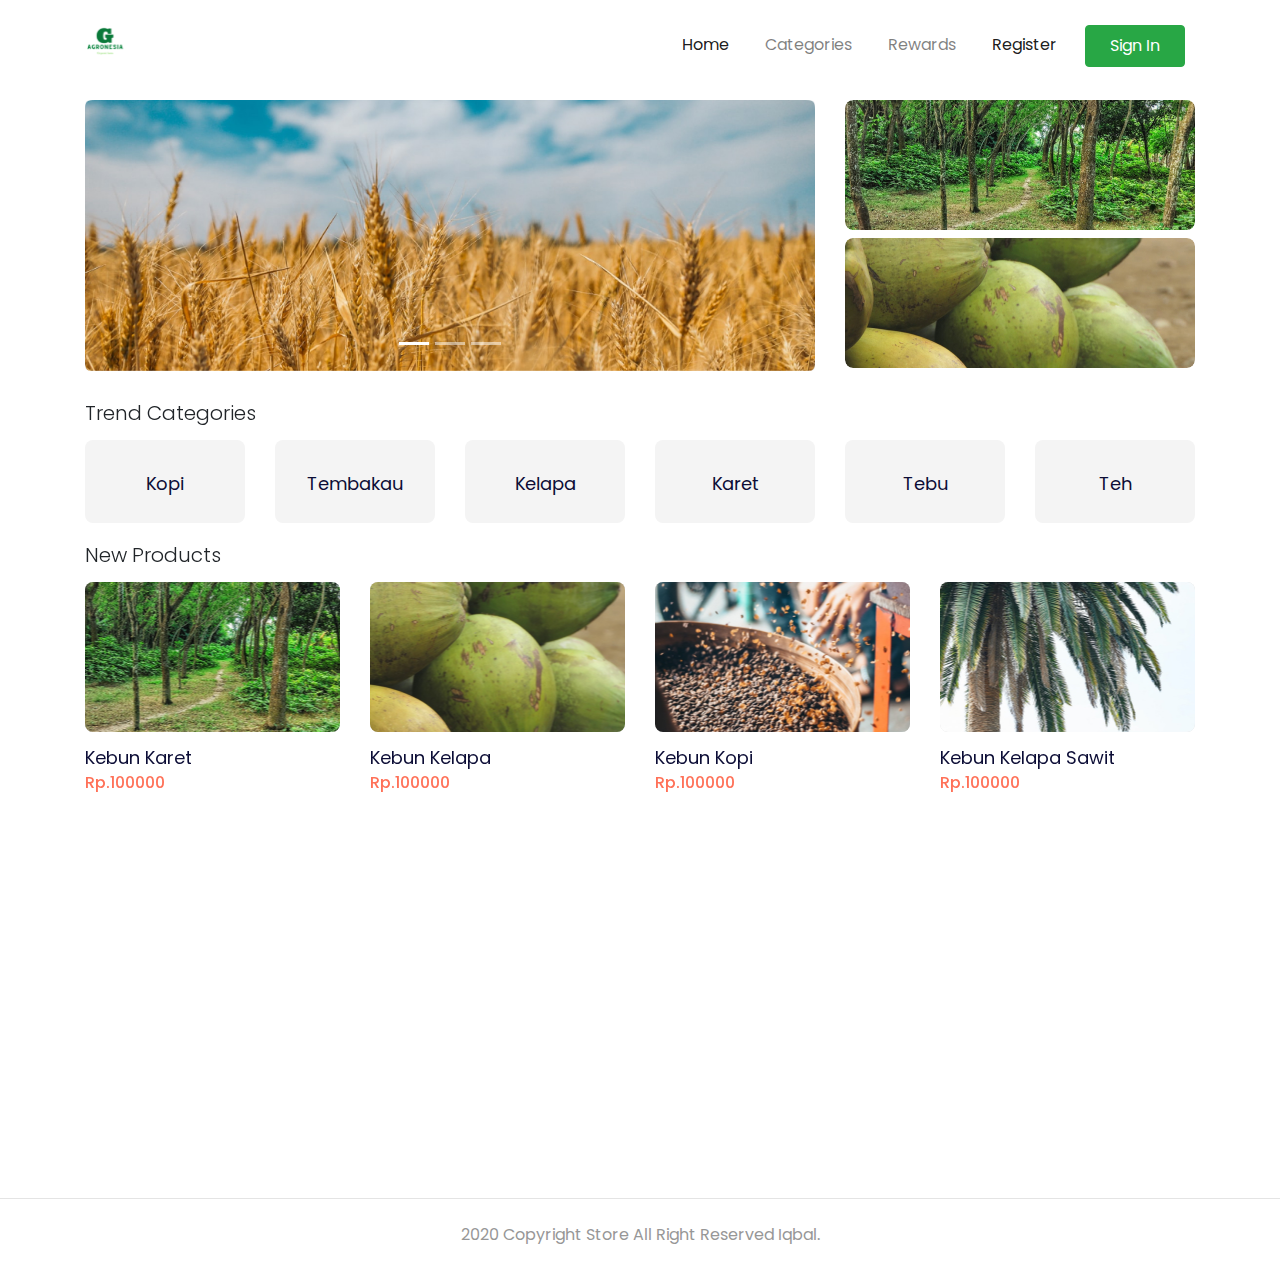
<file: index.html>
<!DOCTYPE html>
<html lang="en">
  <head>
    <meta charset="utf-8" />
    <meta
      name="viewport"
      content="width=device-width, initial-scale=1, shrink-to-fit=no"
    />
    <meta name="description" content="" />
    <meta name="author" content="" />

    <title>Store - Your Best Marketplace</title>

    <link href="https://unpkg.com/aos@2.3.1/dist/aos.css" rel="stylesheet" />
    <link href="style/main.css" rel="stylesheet" />
  </head>

  <body>
    <nav
      class="navbar navbar-expand-lg navbar-light navbar-store fixed-top navbar-fixed-top"
      data-aos="fade-down"
    >
      <div class="container">
        <a href="/" class="navbar-brand">
          <img src="/images/Agronesia.svg" alt="Logo" />
        </a>
        <button
          class="navbar-toggler"
          type="button"
          data-toggle="collapse"
          data-target="#navbarResponsive"
        >
          <span class="navbar-toggler-icon"> </span>
        </button>
        <div class="collapse navbar-collapse" id="navbarResponsive">
          <ul class="navbar-nav ml-auto">
            <li class="nav-item active">
              <a href="/index.html" class="nav-link">Home</a>
            </li>
            <li class="nav-item">
              <a href="/categories.html" class="nav-link">Categories</a>
            </li>
            <li class="nav-item">
              <a href="/rewards.html" class="nav-link">Rewards</a>
            </li>
            <li class="nav-item active">
              <a href="/register.html" class="nav-link">Register</a>
            </li>
            <li class="nav-item active">
              <a
                href="/login.html"
                class="btn btn-success nav-link px-4 text-white"
                >Sign In</a
              >
            </li>
          </ul>
        </div>
      </div>
    </nav>

    <!-- Page Content -->
    <div class="page-content page-home">
      <section class="store-carousel">
        <div class="container">
          <div class="row">
            <div class="col-lg-8" data-aos="zoom-in">
              <div
                id="storeCarousel"
                class="carousel slide"
                data-ride="carousel"
              >
                <ol class="carousel-indicators">
                  <li
                    class="active"
                    data-target="#storeCarousel"
                    data-slide-to="0"
                  ></li>
                  <li
                    class=""
                    data-target="#storeCarousel"
                    data-slide-to="1"
                  ></li>
                  <li
                    class=""
                    data-target="#storeCarousel"
                    data-slide-to="2"
                  ></li>
                </ol>
                <div class="carousel-inner">
                  <div class="carousel-item active">
                    <img
                      src="/images/carousel-0.jpg"
                      alt=""
                      class="d-block w-100"
                      alt="Carousel Image"
                    />
                  </div>
                  <div class="carousel-item">
                    <img
                      src="/images/carousel-1.jpg"
                      alt=""
                      class="d-block w-100"
                      alt="Carousel Image"
                    />
                  </div>
                  <div class="carousel-item">
                    <img
                      src="/images/carousel-2.jpg"
                      alt=""
                      class="d-block w-100"
                      alt="Carousel Image"
                    />
                  </div>
                </div>
              </div>
            </div>
            <div class="col-lg-4 d-none d-sm-block" data-aos="zoom-in">
              <a href="/details.html">
                <div id="hilightProduct" class="products-hilight">
                  <div
                    class="images-hilight"
                    style="background-image: url('/images/product/karet.jpg');"
                  ></div>
                </div>
              </a>
              <a href="/details.html">
                <div id="hilightProduct" class="products-hilight mt-2">
                  <div
                    class="images-hilight"
                    style="background-image: url('/images/product/kelapa.jpg');"
                  ></div>
                </div>
              </a>
            </div>
          </div>
        </div>
      </section>

      <section class="store-trend-categories">
        <div class="container">
          <div class="row">
            <div class="col-12" data-aos="fade-up">
              <h5>Trend Categories</h5>
            </div>
          </div>
          <div class="row">
            <div
              class="col-6 col-md-3 col-lg-2"
              data-aos="fade-up"
              data-aos-delay="100"
            >
              <a href="#" class="component-categories d-block">
                <p class="categories-text">
                  Kopi
                </p>
              </a>
            </div>
            <div
              class="col-6 col-md-3 col-lg-2"
              data-aos="fade-up"
              data-aos-delay="200"
            >
              <a href="#" class="component-categories d-block">
                <p class="categories-text">
                  Tembakau
                </p>
              </a>
            </div>
            <div
              class="col-6 col-md-3 col-lg-2"
              data-aos="fade-up"
              data-aos-delay="300"
            >
              <a href="#" class="component-categories d-block">
                <p class="categories-text">
                  Kelapa
                </p>
              </a>
            </div>
            <div
              class="col-6 col-md-3 col-lg-2"
              data-aos="fade-up"
              data-aos-delay="400"
            >
              <a href="#" class="component-categories d-block">
                <p class="categories-text">
                  Karet
                </p>
              </a>
            </div>
            <div
              class="col-6 col-md-3 col-lg-2"
              data-aos="fade-up"
              data-aos-delay="500"
            >
              <a href="#" class="component-categories d-block">
                <p class="categories-text">
                  Tebu
                </p>
              </a>
            </div>
            <div
              class="col-6 col-md-3 col-lg-2"
              data-aos="fade-up"
              data-aos-delay="600"
            >
              <a href="#" class="component-categories d-block">
                <p class="categories-text">
                  Teh
                </p>
              </a>
            </div>
          </div>
        </div>
      </section>

      <section class="store-new-products">
        <div class="container">
          <div class="row">
            <div class="col-12" data-aos="fade-up">
              <h5>New Products</h5>
            </div>
          </div>
          <div class="row">
            <div
              class="col-6 col-md-4 col-lg-3"
              data-aos="fade-up"
              data-aos-delay="100"
            >
              <a href="/details.html" class="component-products d-block">
                <div class="products-thumbnail">
                  <div
                    class="products-image"
                    style="background-image: url('/images/product/karet.jpg');"
                  ></div>
                </div>
                <div class="products-text">
                  Kebun Karet
                </div>
                <div class="products-price">
                  Rp.100000
                </div>
              </a>
            </div>
            <div
              class="col-6 col-md-4 col-lg-3"
              data-aos="fade-up"
              data-aos-delay="200"
            >
              <a href="/details.html" class="component-products d-block">
                <div class="products-thumbnail">
                  <div
                    class="products-image"
                    style="background-image: url('/images/product/kelapa.jpg');"
                  ></div>
                </div>
                <div class="products-text">
                  Kebun Kelapa
                </div>
                <div class="products-price">
                  Rp.100000
                </div>
              </a>
            </div>
            <div
              class="col-6 col-md-4 col-lg-3"
              data-aos="fade-up"
              data-aos-delay="300"
            >
              <a href="/details.html" class="component-products d-block">
                <div class="products-thumbnail">
                  <div
                    class="products-image"
                    style="background-image: url('/images/product/kopi.jpg');"
                  ></div>
                </div>
                <div class="products-text">
                  Kebun Kopi
                </div>
                <div class="products-price">
                  Rp.100000
                </div>
              </a>
            </div>
            <div
              class="col-6 col-md-4 col-lg-3"
              data-aos="fade-up"
              data-aos-delay="400"
            >
              <a href="/details.html" class="component-products d-block">
                <div class="products-thumbnail">
                  <div
                    class="products-image"
                    style="background-image: url('/images/product/palm_1.jpg');"
                  ></div>
                </div>
                <div class="products-text">
                  Kebun Kelapa Sawit
                </div>
                <div class="products-price">
                  Rp.100000
                </div>
              </a>
            </div>
            <div
              class="col-6 col-md-4 col-lg-3"
              data-aos="fade-up"
              data-aos-delay="500"
            >
              <a href="/details.html" class="component-products d-block">
                <div class="products-thumbnail">
                  <div
                    class="products-image"
                    style="background-image: url('/images/product/susu.jpg');"
                  ></div>
                </div>
                <div class="products-text">
                  Susu Sapi
                </div>
                <div class="products-price">
                  Rp.100000
                </div>
              </a>
            </div>
            <div
              class="col-6 col-md-4 col-lg-3"
              data-aos="fade-up"
              data-aos-delay="600"
            >
              <a href="/details.html" class="component-products d-block">
                <div class="products-thumbnail">
                  <div
                    class="products-image"
                    style="background-image: url('/images/product/tea_1.jpg');"
                  ></div>
                </div>
                <div class="products-text">
                  Kebun Teh
                </div>
                <div class="products-price">
                  Rp.100000
                </div>
              </a>
            </div>
            <div
              class="col-6 col-md-4 col-lg-3"
              data-aos="fade-up"
              data-aos-delay="700"
            >
              <a href="/details.html" class="component-products d-block">
                <div class="products-thumbnail">
                  <div
                    class="products-image"
                    style="background-image: url('/images/product/tebu_1.jpg');"
                  ></div>
                </div>
                <div class="products-text">
                  Kebun Tebu
                </div>
                <div class="products-price">
                  Rp.100000
                </div>
              </a>
            </div>
            <div
              class="col-6 col-md-4 col-lg-3"
              data-aos="fade-up"
              data-aos-delay="800"
            >
              <a href="/details.html" class="component-products d-block">
                <div class="products-thumbnail">
                  <div
                    class="products-image"
                    style="
                      background-image: url('/images/product/tembakau_1.jpg');
                    "
                  ></div>
                </div>
                <div class="products-text">
                  Kebun Tembakau
                </div>
                <div class="products-price">
                  Rp.100000
                </div>
              </a>
            </div>
          </div>
        </div>
      </section>
    </div>

    <footer>
      <div class="container">
        <div class="row">
          <div class="col-12 text-center">
            <p class="pt-4 pb-2">
              2020 Copyright Store All Right Reserved Iqbal.
            </p>
          </div>
        </div>
      </div>
    </footer>
    <!-- Bootstrap core JavaScript -->
    <script src="/vendor/jquery/jquery.slim.min.js"></script>
    <script src="/vendor/bootstrap/js/bootstrap.bundle.min.js"></script>
    <script src="https://unpkg.com/aos@2.3.1/dist/aos.js"></script>
    <script>
      AOS.init();
    </script>
    <script src="/script/navbar-scroll.js"></script>
  </body>
</html>
</file>
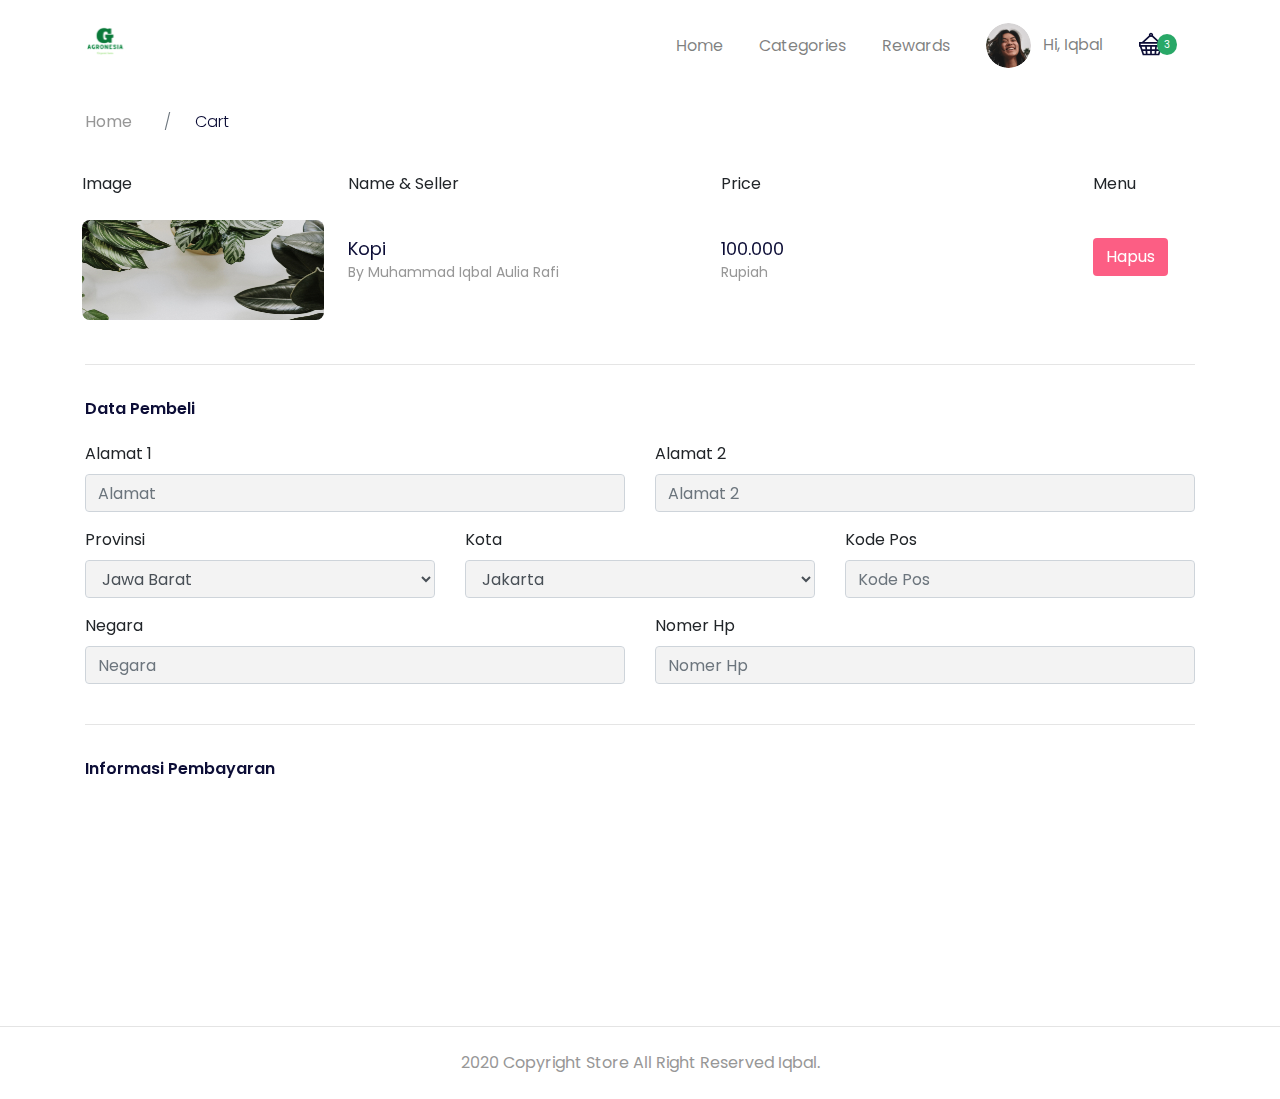
<file: cart.html>
<!DOCTYPE html>
<html lang="en">
  <head>
    <meta charset="utf-8" />
    <meta
      name="viewport"
      content="width=device-width, initial-scale=1, shrink-to-fit=no"
    />
    <meta name="description" content="" />
    <meta name="author" content="" />

    <title>Categories - Your Best Marketplace</title>

    <link href="https://unpkg.com/aos@2.3.1/dist/aos.css" rel="stylesheet" />
    <link href="style/main.css" rel="stylesheet" />
  </head>

  <body>
    <nav
      class="navbar navbar-expand-lg navbar-light navbar-store fixed-top navbar-fixed-top"
      data-aos="fade-down"
    >
      <div class="container">
        <a href="/" class="navbar-brand">
          <img src="/images/Agronesia.svg" alt="Logo" />
        </a>
        <button
          class="navbar-toggler"
          type="button"
          data-toggle="collapse"
          data-target="#navbarResponsive"
        >
          <span class="navbar-toggler-icon"> </span>
        </button>
        <div class="collapse navbar-collapse" id="navbarResponsive">
          <ul class="navbar-nav ml-auto">
            <li class="nav-item">
              <a href="/index.html" class="nav-link">Home</a>
            </li>
            <li class="nav-item">
              <a href="/categories.html" class="nav-link">Categories</a>
            </li>
            <li class="nav-item">
              <a href="/rewards.html" class="nav-link">Rewards</a>
            </li>
          </ul>
          <!-- Dekstop Menu -->
          <ul class="navbar-nav d-none d-lg-flex">
            <li class="nav-item dropdown">
              <a
                href="#"
                class="nav-link"
                id="navbarDropdown"
                role="button"
                data-toggle="dropdown"
              >
                <img
                  src="/images/icon/user.png"
                  alt=""
                  class="rounded-circle mr-2 profile-picture"
                />
                Hi, Iqbal
              </a>
              <div class="dropdown-menu">
                <a href="/dashboard.html" class="dropdown-item">Dashboard</a>
                <a href="/dashboard-account.html" class="dropdown-item"
                  >Settings</a
                >
                <div class="dropdown-divider"></div>
                <a href="/" class="dropdown-item">Logout</a>
              </div>
            </li>
            <li class="nav-item">
              <a href="#" class="nav-link d-inline-block mt-2">
                <img src="/images/icon/shopping_cart_nem.svg" alt="" />
                <div class="card-badge">3</div>
              </a>
            </li>
          </ul>
          <!-- Dekstop Menu -->

          <!-- Mobile Menu -->
          <ul class="navbar-nav d-block d-lg-none">
            <li class="nav-item">
              <a href="#" class="nav-link">
                Hi, Iqbal
              </a>
            </li>
            <li class="nav-item">
              <a href="#" class="nav-link d-inline-block">
                Cart
              </a>
            </li>
          </ul>
          <!-- Mobile Menu -->
        </div>
      </div>
    </nav>

    <!-- Page Content Cart -->
    <div class="page-content page-cart">
      <section
        class="store-breadcrumbs"
        data-aos="fade-down"
        data-aos-delay="100"
      >
        <div class="container">
          <div class="row">
            <div class="col-12">
              <nav>
                <ol class="breadcrumb">
                  <li class="breadcrumb-item">
                    <a href="/index.html">Home</a>
                  </li>
                  <li class="breadcrumb-item active">
                    Cart
                  </li>
                </ol>
              </nav>
            </div>
          </div>
        </div>
      </section>

      <section class="store-cart">
        <div class="container">
          <div class="row" data-aos="fade-up" data-aos-delay="100">
            <div class="col-12 table-responsive">
              <table class="table table-borderless table-cart">
                <thead>
                  <tr>
                    <td>Image</td>
                    <td>Name &amp; Seller</td>
                    <td>Price</td>
                    <td>Menu</td>
                  </tr>
                </thead>
                <tbody>
                  <tr>
                    <td style="width: 25%;">
                      <img
                        src="/images/product/product_detail_1.jpg"
                        class="cart-image w-100"
                        alt=""
                      />
                    </td>
                    <td style="width: 35%;">
                      <div class="product-title">
                        Kopi
                      </div>
                      <div class="product-subtitle">
                        By Muhammad Iqbal Aulia Rafi
                      </div>
                    </td>
                    <td style="width: 35%;">
                      <div class="product-title">
                        100.000
                      </div>
                      <div class="product-subtitle">
                        Rupiah
                      </div>
                    </td>
                    <td style="width: 20%;">
                      <a href="#" class="btn btn-remove-cart">
                        Hapus
                      </a>
                    </td>
                  </tr>
                </tbody>
              </table>
            </div>
          </div>
          <div class="row" data-aos="fade-up" data-aos-delay="150">
            <div class="col-12">
              <hr />
            </div>
            <div class="col-12">
              <h2 class="mb-4">
                Data Pembeli
              </h2>
            </div>
          </div>
          <div class="row mb-2" data-aos="fade-up" data-aos-delay="200">
            <div class="col-md-6">
              <div class="form-group">
                <label for="addressOne">Alamat 1</label>
                <input
                  type="text"
                  class="form-control"
                  id="addressOne"
                  name="addressOne"
                  placeholder="Alamat"
                />
              </div>
            </div>
            <div class="col-md-6">
              <div class="form-group">
                <label for="addressTwo">Alamat 2</label>
                <input
                  type="text"
                  class="form-control"
                  id="addressTwo"
                  name="addressTwo"
                  placeholder="Alamat 2"
                />
              </div>
            </div>
            <div class="col-md-4">
              <div class="form-group">
                <label for="province">Provinsi</label>
                <select name="province" id="province" class="form-control">
                  <option value="Jawa Barat">Jawa Barat</option>
                </select>
              </div>
            </div>
            <div class="col-md-4">
              <div class="form-group">
                <label for="city">Kota</label>
                <select name="city" id="city" class="form-control">
                  <option value="Jakarta">Jakarta</option>
                </select>
              </div>
            </div>
            <div class="col-md-4">
              <div class="form-group">
                <label for="addressTwo">Kode Pos</label>
                <input
                  type="text"
                  class="form-control"
                  id="postalCode"
                  name="postalCode"
                  placeholder="Kode Pos"
                />
              </div>
            </div>
            <div class="col-md-6">
              <div class="form-group">
                <label for="country">Negara</label>
                <input
                  type="text"
                  class="form-control"
                  id="country"
                  name="country"
                  placeholder="Negara"
                />
              </div>
            </div>
            <div class="col-md-6">
              <div class="form-group">
                <label for="mobile">Nomer Hp</label>
                <input
                  type="text"
                  class="form-control"
                  id="mobile"
                  name="mobile"
                  placeholder="Nomer Hp"
                />
              </div>
            </div>
          </div>
          <div class="row" data-aos="fade-up" data-aos-delay="150">
            <div class="col-12">
              <hr />
            </div>
            <div class="col-12">
              <h2 class="mb-2">
                Informasi Pembayaran
              </h2>
            </div>
          </div>
          <div class="row" data-aos="fade-up" data-aos-delay="200">
            <div class="col-4 col-md-2">
              <div class="product-title">
                100.000
              </div>
              <div class="product-subtile">
                Pajak Negara
              </div>
            </div>
            <div class="col-4 col-md-3">
              <div class="product-title">
                100.000
              </div>
              <div class="product-subtile">
                Pajak Asuransi
              </div>
            </div>
            <div class="col-4 col-md-2">
              <div class="product-title">
                100.000
              </div>
              <div class="product-subtile">
                Pengiriman ke Jakarta
              </div>
            </div>
            <div class="col-4 col-md-2">
              <div class="product-title text-success">
                400.000
              </div>
              <div class="product-subtile">
                Total
              </div>
            </div>
            <div class="col-8 col-md-3">
              <a
                href="/success.html"
                class="btn btn-success mt-4 px-4 btn-block"
              >
                Pembayaran
              </a>
            </div>
          </div>
        </div>
      </section>
    </div>
    <!-- Page Content Detail -->
    <footer>
      <div class="container">
        <div class="row">
          <div class="col-12 text-center">
            <p class="pt-4 pb-2">
              2020 Copyright Store All Right Reserved Iqbal.
            </p>
          </div>
        </div>
      </div>
    </footer>
    <!-- Bootstrap core JavaScript -->
    <script src="/vendor/jquery/jquery.slim.min.js"></script>
    <script src="/vendor/bootstrap/js/bootstrap.bundle.min.js"></script>
    <script src="https://unpkg.com/aos@2.3.1/dist/aos.js"></script>
    <script>
      AOS.init();
    </script>
    <script src="vendor/vue/vue.js"></script>  
    <script src="/script/navbar-scroll.js"></script>
  </body>
</html>
</file>
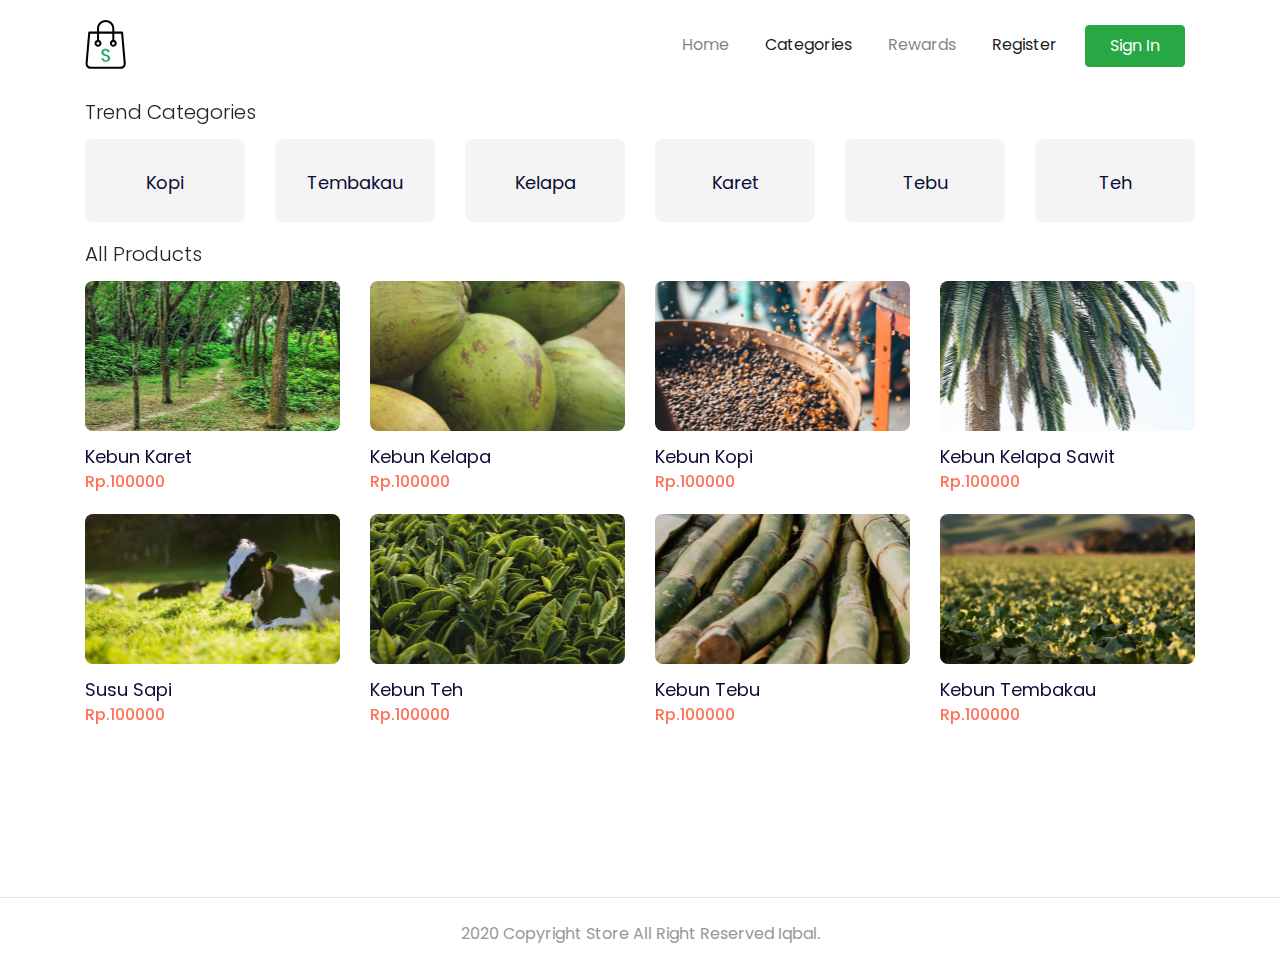
<file: categories.html>
<!DOCTYPE html>
<html lang="en">
  <head>
    <meta charset="utf-8" />
    <meta
      name="viewport"
      content="width=device-width, initial-scale=1, shrink-to-fit=no"
    />
    <meta name="description" content="" />
    <meta name="author" content="" />

    <title>Categories - Your Best Marketplace</title>

    <link href="https://unpkg.com/aos@2.3.1/dist/aos.css" rel="stylesheet" />
    <link href="style/main.css" rel="stylesheet" />
  </head>

  <body>
    <nav
      class="navbar navbar-expand-lg navbar-light navbar-store fixed-top navbar-fixed-top"
      data-aos="fade-down"
    >
      <div class="container">
        <a href="/" class="navbar-brand">
          <img src="/images/logo.svg" alt="Logo" />
        </a>
        <button
          class="navbar-toggler"
          type="button"
          data-toggle="collapse"
          data-target="#navbarResponsive"
        >
          <span class="navbar-toggler-icon"> </span>
        </button>
        <div class="collapse navbar-collapse" id="navbarResponsive">
          <ul class="navbar-nav ml-auto">
            <li class="nav-item">
              <a href="/index.html" class="nav-link">Home</a>
            </li>
            <li class="nav-item active">
              <a href="/categories.html" class="nav-link">Categories</a>
            </li>
            <li class="nav-item">
              <a href="/rewards.html" class="nav-link">Rewards</a>
            </li>
            <li class="nav-item active">
              <a href="/register.html" class="nav-link">Register</a>
            </li>
            <li class="nav-item active">
              <a
                href="/login.html"
                class="btn btn-success nav-link px-4 text-white"
                >Sign In</a
              >
            </li>
          </ul>
        </div>
      </div>
    </nav>

    <!-- Page Content -->
    <div class="page-content page-home">
      <section class="store-trend-categories">
        <div class="container">
          <div class="row">
            <div class="col-12" data-aos="fade-up">
              <h5>Trend Categories</h5>
            </div>
          </div>
          <div class="row">
            <div
              class="col-6 col-md-3 col-lg-2"
              data-aos="fade-up"
              data-aos-delay="100"
            >
              <a href="#" class="component-categories d-block">
                <p class="categories-text">
                  Kopi
                </p>
              </a>
            </div>
            <div
              class="col-6 col-md-3 col-lg-2"
              data-aos="fade-up"
              data-aos-delay="200"
            >
              <a href="#" class="component-categories d-block">
                <p class="categories-text">
                  Tembakau
                </p>
              </a>
            </div>
            <div
              class="col-6 col-md-3 col-lg-2"
              data-aos="fade-up"
              data-aos-delay="300"
            >
              <a href="#" class="component-categories d-block">
                <p class="categories-text">
                  Kelapa
                </p>
              </a>
            </div>
            <div
              class="col-6 col-md-3 col-lg-2"
              data-aos="fade-up"
              data-aos-delay="400"
            >
              <a href="#" class="component-categories d-block">
                <p class="categories-text">
                  Karet
                </p>
              </a>
            </div>
            <div
              class="col-6 col-md-3 col-lg-2"
              data-aos="fade-up"
              data-aos-delay="500"
            >
              <a href="#" class="component-categories d-block">
                <p class="categories-text">
                  Tebu
                </p>
              </a>
            </div>
            <div
              class="col-6 col-md-3 col-lg-2"
              data-aos="fade-up"
              data-aos-delay="600"
            >
              <a href="#" class="component-categories d-block">
                <p class="categories-text">
                  Teh
                </p>
              </a>
            </div>
          </div>
        </div>
      </section>
      <section class="store-new-products">
        <div class="container">
          <div class="row">
            <div class="col-12" data-aos="fade-up">
              <h5>All Products</h5>
            </div>
          </div>
          <div class="row">
            <div
              class="col-6 col-md-4 col-lg-3"
              data-aos="fade-up"
              data-aos-delay="100"
            >
              <a href="/details.html" class="component-products d-block">
                <div class="products-thumbnail">
                  <div
                    class="products-image"
                    style="background-image: url('/images/product/karet.jpg');"
                  ></div>
                </div>
                <div class="products-text">
                  Kebun Karet
                </div>
                <div class="products-price">
                  Rp.100000
                </div>
              </a>
            </div>
            <div
              class="col-6 col-md-4 col-lg-3"
              data-aos="fade-up"
              data-aos-delay="200"
            >
              <a href="/details.html" class="component-products d-block">
                <div class="products-thumbnail">
                  <div
                    class="products-image"
                    style="background-image: url('/images/product/kelapa.jpg');"
                  ></div>
                </div>
                <div class="products-text">
                  Kebun Kelapa
                </div>
                <div class="products-price">
                  Rp.100000
                </div>
              </a>
            </div>
            <div
              class="col-6 col-md-4 col-lg-3"
              data-aos="fade-up"
              data-aos-delay="300"
            >
              <a href="/details.html" class="component-products d-block">
                <div class="products-thumbnail">
                  <div
                    class="products-image"
                    style="background-image: url('/images/product/kopi.jpg');"
                  ></div>
                </div>
                <div class="products-text">
                  Kebun Kopi
                </div>
                <div class="products-price">
                  Rp.100000
                </div>
              </a>
            </div>
            <div
              class="col-6 col-md-4 col-lg-3"
              data-aos="fade-up"
              data-aos-delay="400"
            >
              <a href="/details.html" class="component-products d-block">
                <div class="products-thumbnail">
                  <div
                    class="products-image"
                    style="background-image: url('/images/product/palm_1.jpg');"
                  ></div>
                </div>
                <div class="products-text">
                  Kebun Kelapa Sawit
                </div>
                <div class="products-price">
                  Rp.100000
                </div>
              </a>
            </div>
            <div
              class="col-6 col-md-4 col-lg-3"
              data-aos="fade-up"
              data-aos-delay="500"
            >
              <a href="/details.html" class="component-products d-block">
                <div class="products-thumbnail">
                  <div
                    class="products-image"
                    style="background-image: url('/images/product/susu.jpg');"
                  ></div>
                </div>
                <div class="products-text">
                  Susu Sapi
                </div>
                <div class="products-price">
                  Rp.100000
                </div>
              </a>
            </div>
            <div
              class="col-6 col-md-4 col-lg-3"
              data-aos="fade-up"
              data-aos-delay="600"
            >
              <a href="/details.html" class="component-products d-block">
                <div class="products-thumbnail">
                  <div
                    class="products-image"
                    style="background-image: url('/images/product/tea_1.jpg');"
                  ></div>
                </div>
                <div class="products-text">
                  Kebun Teh
                </div>
                <div class="products-price">
                  Rp.100000
                </div>
              </a>
            </div>
            <div
              class="col-6 col-md-4 col-lg-3"
              data-aos="fade-up"
              data-aos-delay="700"
            >
              <a href="/details.html" class="component-products d-block">
                <div class="products-thumbnail">
                  <div
                    class="products-image"
                    style="background-image: url('/images/product/tebu_1.jpg');"
                  ></div>
                </div>
                <div class="products-text">
                  Kebun Tebu
                </div>
                <div class="products-price">
                  Rp.100000
                </div>
              </a>
            </div>
            <div
              class="col-6 col-md-4 col-lg-3"
              data-aos="fade-up"
              data-aos-delay="800"
            >
              <a href="/details.html" class="component-products d-block">
                <div class="products-thumbnail">
                  <div
                    class="products-image"
                    style="
                      background-image: url('/images/product/tembakau_1.jpg');
                    "
                  ></div>
                </div>
                <div class="products-text">
                  Kebun Tembakau
                </div>
                <div class="products-price">
                  Rp.100000
                </div>
              </a>
            </div>
          </div>
        </div>
      </section>
    </div>

    <footer>
      <div class="container">
        <div class="row">
          <div class="col-12 text-center">
            <p class="pt-4 pb-2">
              2020 Copyright Store All Right Reserved Iqbal.
            </p>
          </div>
        </div>
      </div>
    </footer>
    <!-- Bootstrap core JavaScript -->
    <script src="/vendor/jquery/jquery.slim.min.js"></script>
    <script src="/vendor/bootstrap/js/bootstrap.bundle.min.js"></script>
    <script src="https://unpkg.com/aos@2.3.1/dist/aos.js"></script>
    <script>
      AOS.init();
    </script>
    <script src="/script/navbar-scroll.js"></script>
  </body>
</html>
</file>
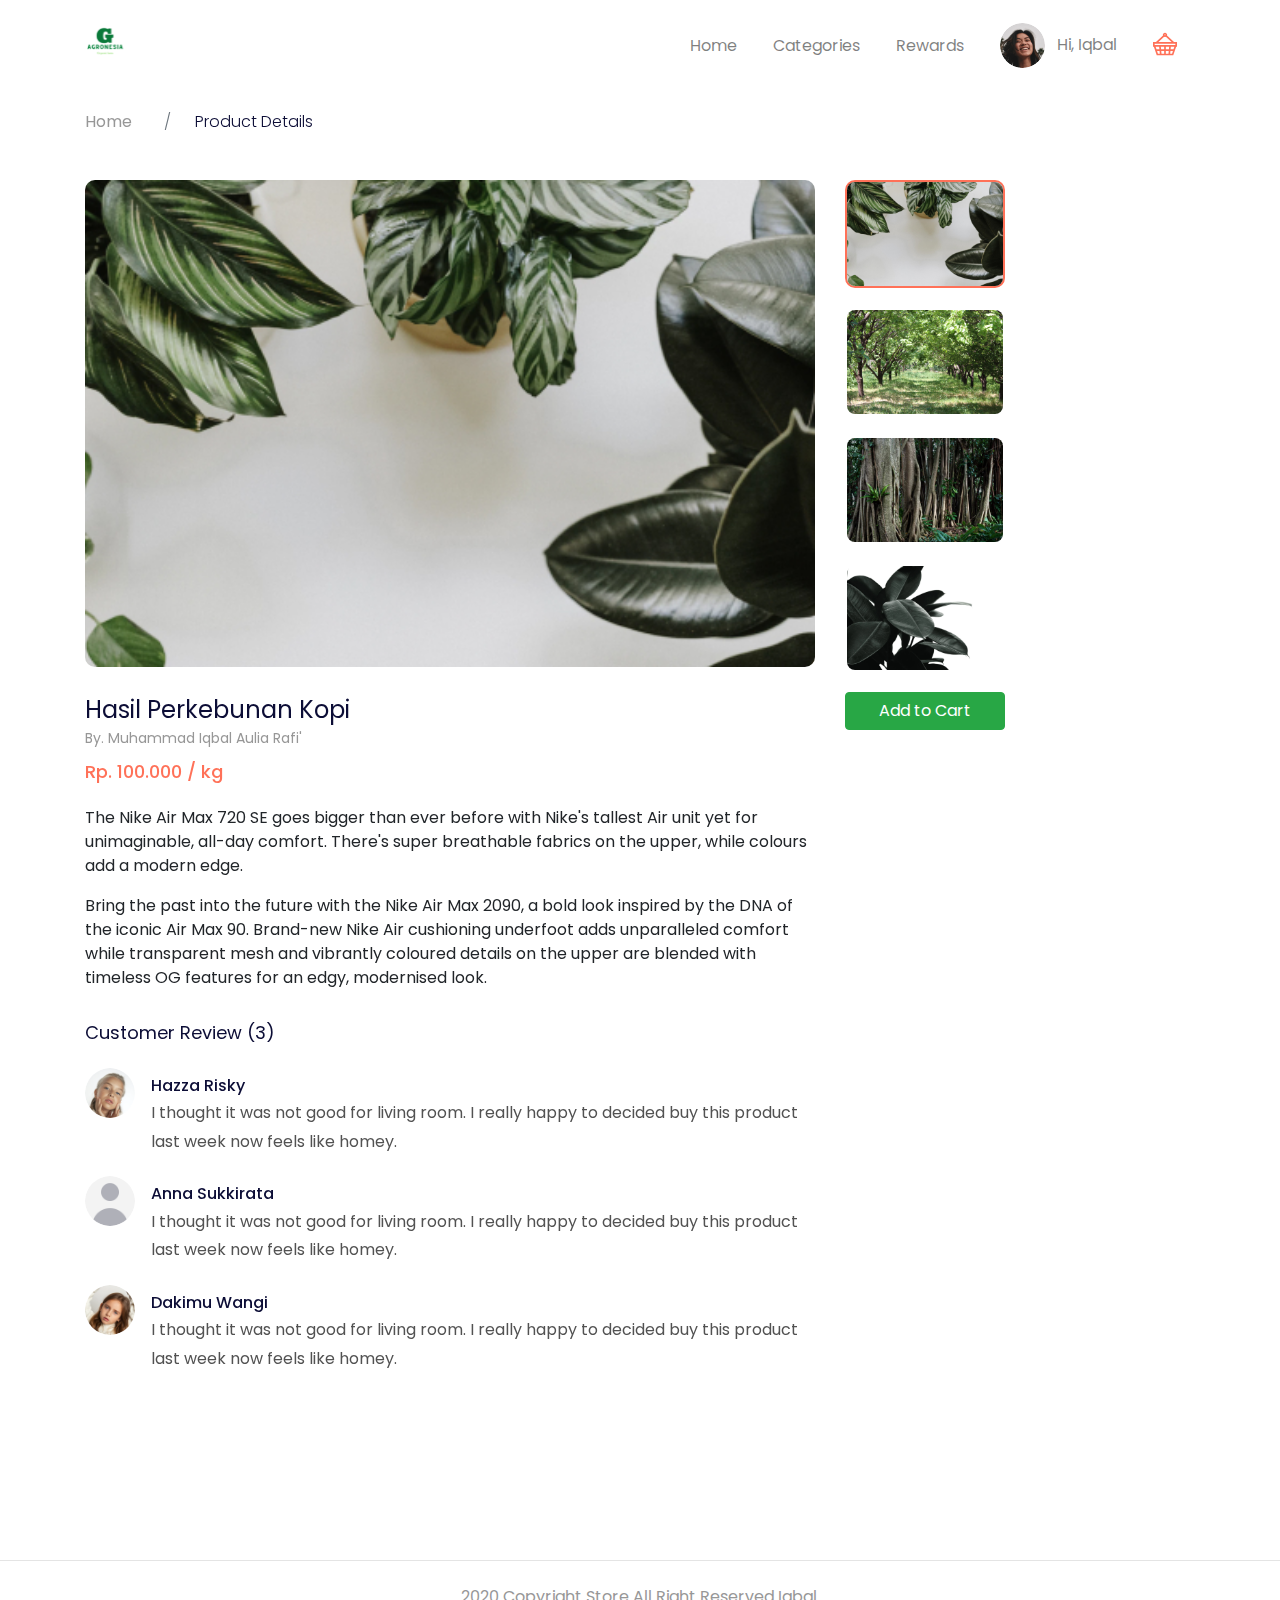
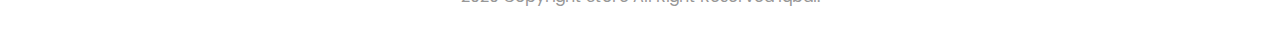
<file: details.html>
<!DOCTYPE html>
<html lang="en">
  <head>
    <meta charset="utf-8" />
    <meta
      name="viewport"
      content="width=device-width, initial-scale=1, shrink-to-fit=no"
    />
    <meta name="description" content="" />
    <meta name="author" content="" />

    <title>Categories - Your Best Marketplace</title>

    <link href="https://unpkg.com/aos@2.3.1/dist/aos.css" rel="stylesheet" />
    <link href="style/main.css" rel="stylesheet" />
  </head>

  <body>
    <nav
      class="navbar navbar-expand-lg navbar-light navbar-store fixed-top navbar-fixed-top"
      data-aos="fade-down"
    >
      <div class="container">
        <a href="/" class="navbar-brand">
          <img src="/images/Agronesia.svg" alt="Logo" />
        </a>
        <button
          class="navbar-toggler"
          type="button"
          data-toggle="collapse"
          data-target="#navbarResponsive"
        >
          <span class="navbar-toggler-icon"> </span>
        </button>
        <div class="collapse navbar-collapse" id="navbarResponsive">
          <ul class="navbar-nav ml-auto">
            <li class="nav-item">
              <a href="/index.html" class="nav-link">Home</a>
            </li>
            <li class="nav-item">
              <a href="/categories.html" class="nav-link">Categories</a>
            </li>
            <li class="nav-item">
              <a href="/rewards.html" class="nav-link">Rewards</a>
            </li>
          </ul>
          <!-- Dekstop Menu -->
          <ul class="navbar-nav d-none d-lg-flex">
            <li class="nav-item dropdown">
              <a
                href="#"
                class="nav-link"
                id="navbarDropdown"
                role="button"
                data-toggle="dropdown"
              >
                <img
                  src="/images/icon/user.png"
                  alt=""
                  class="rounded-circle mr-2 profile-picture"
                />
                Hi, Iqbal
              </a>
              <div class="dropdown-menu">
                <a href="/dashboard.html" class="dropdown-item">Dashboard</a>
                <a href="/dashboard-account.html" class="dropdown-item"
                  >Settings</a
                >
                <div class="dropdown-divider"></div>
                <a href="/" class="dropdown-item">Logout</a>
              </div>
            </li>
            <li class="nav-item">
              <a href="#" class="nav-link d-inline-block mt-2">
                <img src="/images/icon/shopping_cart.svg" alt="" />
              </a>
            </li>
          </ul>
          <!-- Dekstop Menu -->

          <!-- Mobile Menu -->
          <ul class="navbar-nav d-block d-lg-none">
            <li class="nav-item">
              <a href="#" class="nav-link">
                Hi, Iqbal
              </a>
            </li>
            <li class="nav-item">
              <a href="#" class="nav-link d-inline-block">
                Cart
              </a>
            </li>
          </ul>
          <!-- Mobile Menu -->
        </div>
      </div>
    </nav>

    <!-- Page Content Detail -->
    <div class="page-content page-details">
      <section
        class="store-breadcrumbs"
        data-aos="fade-down"
        data-aos-delay="100"
      >
        <div class="container">
          <div class="row">
            <div class="col-12">
              <nav>
                <ol class="breadcrumb">
                  <li class="breadcrumb-item">
                    <a href="/index.html">Home</a>
                  </li>
                  <li class="breadcrumb-item active">
                    Product Details
                  </li>
                </ol>
              </nav>
            </div>
          </div>
        </div>
      </section>

      <section class="store-gallery" id="gallery">
        <div class="container">
          <div class="row">
            <div class="col-lg-8" data-aos="zoom-in">
              <transition name="slide-fade" mode="out-in">
                <img
                  :src="photos[activePhoto].url"
                  :key="photos[activePhoto].id"
                  class="w-100 main-image"
                  alt=""
                />
              </transition>
            </div>
            <div class="col-lg-2">
              <div class="row">
                <div
                  class="col-3 col-lg-12 mt-2 mt-lg-0"
                  v-for="(photo, index) in photos"
                  :key="photo.id"
                  data-aos="zoom-in"
                  data-aos-delay="100"
                >
                  <a href="#" @click="changeActive(index)">
                    <img
                      :src="photo.url"
                      class="w-100 thumbnail-image"
                      :class="{active: index == activePhoto}"
                      alt=""
                    />
                  </a>
                </div>
              </div>
            </div>
          </div>
        </div>
      </section>

      <section class="store-details-container" data-aos="fade-up">
        <section class="store-heading">
          <div class="container">
            <div class="row">
              <div class="col-lg-8">
                <h1>Hasil Perkebunan Kopi</h1>
                <div class="owner">
                  By. Muhammad Iqbal Aulia Rafi'
                </div>
                <div class="price">
                  Rp. 100.000 / kg
                </div>
              </div>
              <div class="col-lg-2" data-aos="zoom-in">
                <a
                  href="/cart.html"
                  class="btn btn-success px-4 text-white btn-block mb-3"
                >
                  Add to Cart
                </a>
              </div>
            </div>
          </div>
        </section>

        <section class="store-description">
          <div class="container">
            <div class="row">
              <div class="col-12 col-lg-8">
                <p>
                  The Nike Air Max 720 SE goes bigger than ever before with
                  Nike's tallest Air unit yet for unimaginable, all-day comfort.
                  There's super breathable fabrics on the upper, while colours
                  add a modern edge.
                </p>
                <p>
                  Bring the past into the future with the Nike Air Max 2090, a
                  bold look inspired by the DNA of the iconic Air Max 90.
                  Brand-new Nike Air cushioning underfoot adds unparalleled
                  comfort while transparent mesh and vibrantly coloured details
                  on the upper are blended with timeless OG features for an
                  edgy, modernised look.
                </p>
              </div>
            </div>
          </div>
        </section>

        <section class="store-review">
          <div class="container">
            <div class="row">
              <div class="col-12 col-lg-8 mt-3 mb-3">
                <h5>Customer Review (3)</h5>
              </div>
            </div>
            <div class="row">
              <div class="col-12 col-lg-8">
                <ul class="list-unstyled">
                  <li class="media">
                    <img
                      src="/images/icon/icon-testimonial-1.png"
                      alt=""
                      class="mr-3 rounded-circle"
                    />
                    <div class="media-body">
                      <h5 class="mt-2 mb-1">
                        Hazza Risky
                      </h5>
                      I thought it was not good for living room. I really happy
                      to decided buy this product last week now feels like
                      homey.
                    </div>
                  </li>
                  <li class="media">
                    <img
                      src="/images/icon/icon-testimonial-2.png"
                      alt=""
                      class="mr-3 rounded-circle"
                    />
                    <div class="media-body">
                      <h5 class="mt-2 mb-1">
                        Anna Sukkirata
                      </h5>
                      I thought it was not good for living room. I really happy
                      to decided buy this product last week now feels like
                      homey.
                    </div>
                  </li>
                  <li class="media">
                    <img
                      src="/images/icon/icon-testimonial-3.png"
                      alt=""
                      class="mr-3 rounded-circle"
                    />
                    <div class="media-body">
                      <h5 class="mt-2 mb-1">
                        Dakimu Wangi
                      </h5>
                      I thought it was not good for living room. I really happy
                      to decided buy this product last week now feels like
                      homey.
                    </div>
                  </li>
                </ul>
              </div>
            </div>
          </div>
        </section>
      </section>
    </div>
    <!-- Page Content Detail -->
    <footer>
      <div class="container">
        <div class="row">
          <div class="col-12 text-center">
            <p class="pt-4 pb-2">
              2020 Copyright Store All Right Reserved Iqbal.
            </p>
          </div>
        </div>
      </div>
    </footer>
    <!-- Bootstrap core JavaScript -->
    <script src="/vendor/jquery/jquery.slim.min.js"></script>
    <script src="/vendor/bootstrap/js/bootstrap.bundle.min.js"></script>
    <script src="https://unpkg.com/aos@2.3.1/dist/aos.js"></script>
    <script>
      AOS.init();
    </script>
    <script src="vendor/vue/vue.js"></script>
    <script>
      let gallery = new Vue({
        el: "#gallery",
        mounted() {
          AOS.init();
        },
        data: {
          activePhoto: 0,
          photos: [
            {
              id: 1,
              url: "/images/product/product_detail_1.jpg",
            },
            {
              id: 2,
              url: "/images/product/product_detail_2.jpg",
            },
            {
              id: 3,
              url: "/images/product/product_detail_3.jpg",
            },
            {
              id: 4,
              url: "/images/product/product_detail_4.jpg",
            },
          ],
        },
        methods: {
          changeActive(id) {
            this.activePhoto = id;
          },
        },
      });
    </script>
    <script src="/script/navbar-scroll.js"></script>
  </body>
</html>
</file>
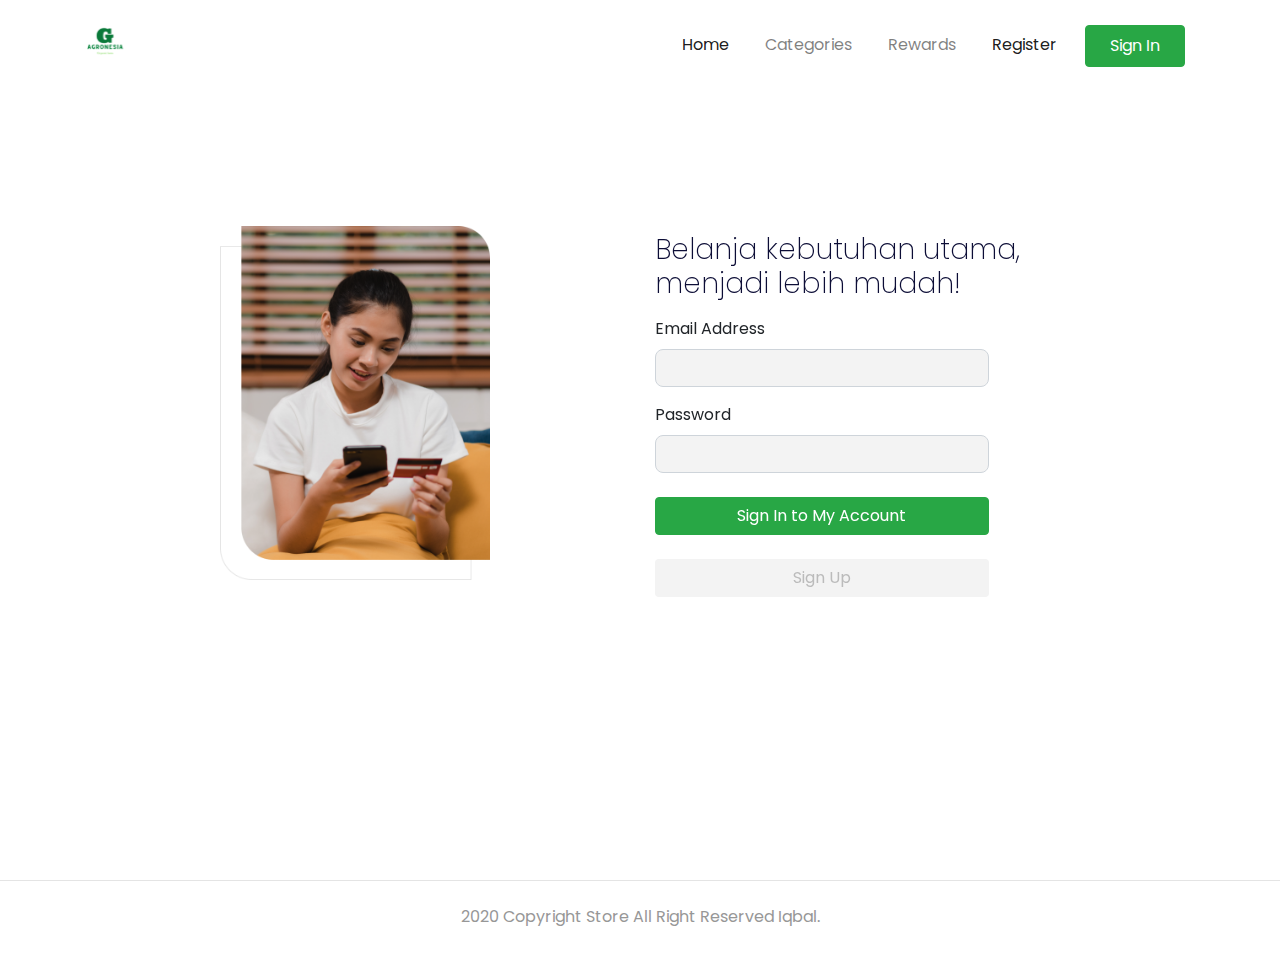
<file: login.html>
<!DOCTYPE html>
<html lang="en">
  <head>
    <meta charset="utf-8" />
    <meta
      name="viewport"
      content="width=device-width, initial-scale=1, shrink-to-fit=no"
    />
    <meta name="description" content="" />
    <meta name="author" content="" />

    <title>Store - Your Best Marketplace</title>

    <link href="https://unpkg.com/aos@2.3.1/dist/aos.css" rel="stylesheet" />
    <link href="style/main.css" rel="stylesheet" />
  </head>

  <body>
    <nav
      class="navbar navbar-expand-lg navbar-light navbar-store fixed-top navbar-fixed-top"
      data-aos="fade-down"
    >
      <div class="container">
        <a href="/" class="navbar-brand">
          <img src="/images/Agronesia.svg" alt="Logo" />
        </a>
        <button
          class="navbar-toggler"
          type="button"
          data-toggle="collapse"
          data-target="#navbarResponsive"
        >
          <span class="navbar-toggler-icon"> </span>
        </button>
        <div class="collapse navbar-collapse" id="navbarResponsive">
          <ul class="navbar-nav ml-auto">
            <li class="nav-item active">
              <a href="/index.html" class="nav-link">Home</a>
            </li>
            <li class="nav-item">
              <a href="/categories.html" class="nav-link">Categories</a>
            </li>
            <li class="nav-item">
              <a href="/rewards.html" class="nav-link">Rewards</a>
            </li>
            <li class="nav-item active">
              <a href="/register.html" class="nav-link">Register</a>
            </li>
            <li class="nav-item active">
              <a
                href="/login.html"
                class="btn btn-success nav-link px-4 text-white"
                >Sign In</a
              >
            </li>
          </ul>
        </div>
      </div>
    </nav>

    <!-- Page Content -->
    <div class="page-content page-auth">
      <div class="section-store-auth" data-aos="fade-up">
        <div class="container">
          <div class="row align-items-center row-login">
            <div class="col-lg-6 text-center">
              <img
                src="/images/login-placeholder.png"
                alt=""
                class="w-50 mb-4 mb-lg-none"
              />
            </div>
            <div class="col-lg-5">
              <h2>
                Belanja kebutuhan utama, <br />
                menjadi lebih mudah!
              </h2>
              <form action="" class="mt-3">
                <div class="form-group">
                  <label for="">Email Address</label>
                  <input type="email" id="email" class="form-control w-75" />
                </div>
                <div class="form-group">
                  <label for="">Password</label>
                  <input
                    type="password"
                    id="password"
                    class="form-control w-75"
                  />
                </div>
                <button class="btn btn-success btn-block w-75 mt-4">
                  Sign In to My Account
                </button>
                <a
                  href="/register.html"
                  class="btn btn-signup btn-block w-75 mt-4"
                >
                  Sign Up
                </a>
              </form>
            </div>
          </div>
        </div>
      </div>
    </div>

    <footer>
      <div class="container">
        <div class="row">
          <div class="col-12 text-center">
            <p class="pt-4 pb-2">
              2020 Copyright Store All Right Reserved Iqbal.
            </p>
          </div>
        </div>
      </div>
    </footer>
    <!-- Bootstrap core JavaScript -->
    <script src="/vendor/jquery/jquery.slim.min.js"></script>
    <script src="/vendor/bootstrap/js/bootstrap.bundle.min.js"></script>
    <script src="https://unpkg.com/aos@2.3.1/dist/aos.js"></script>
    <script>
      AOS.init();
    </script>
    <script src="/script/navbar-scroll.js"></script>
  </body>
</html>
</file>
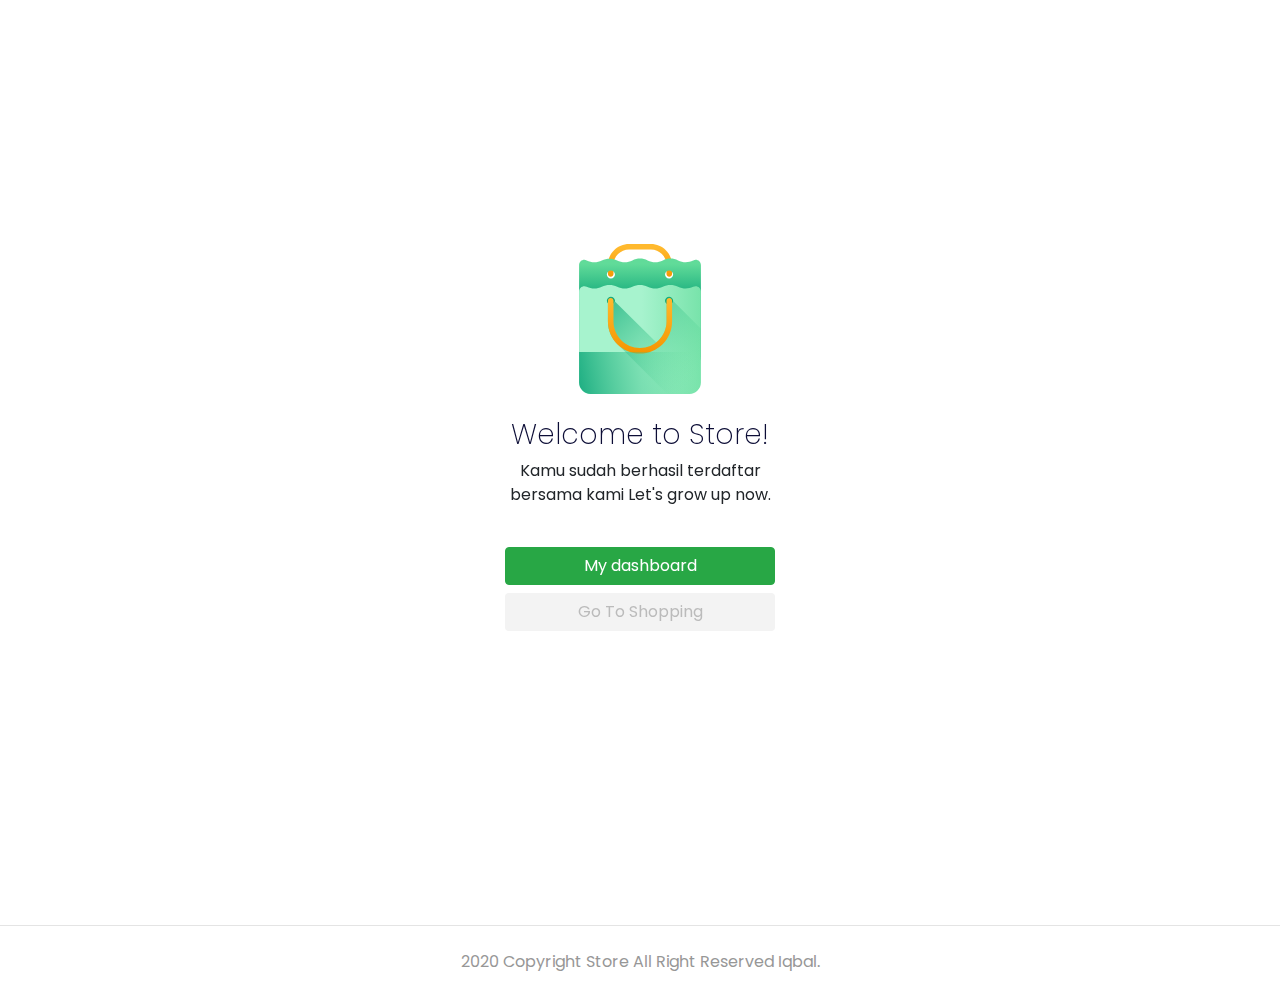
<file: register-success.html>
<!DOCTYPE html>
<html lang="en">
  <head>
    <meta charset="utf-8" />
    <meta
      name="viewport"
      content="width=device-width, initial-scale=1, shrink-to-fit=no"
    />
    <meta name="description" content="" />
    <meta name="author" content="" />

    <title>Store - Your Best Marketplace</title>

    <link href="https://unpkg.com/aos@2.3.1/dist/aos.css" rel="stylesheet" />
    <link href="style/main.css" rel="stylesheet" />
  </head>

  <body>
    <div class="page-content page-success">
      <div class="section-success" data-aos="zoom-in">
        <div class="container">
          <div class="row align-items-center row-login justify-content-center">
            <div class="col-lg-6 text-center">
              <img src="/images/icon/success.svg" alt="" class="mb-4" />
              <h2>
                Welcome to Store!
              </h2>
              <p>
                Kamu sudah berhasil terdaftar 
                <br>
                bersama kami Let's grow up now.
              </p>
              <div class="success-button">
                <a href="/dashboard.html" class="btn btn-success w-50 mt-4">
                  My dashboard
                </a>
                <a href="/index.html" class="btn btn-signup w-50 mt-2">
                  Go To Shopping
                </a>
              </div>
            </div>
          </div>
        </div>
      </div>
    </div>

    <footer>
      <div class="container">
        <div class="row">
          <div class="col-12 text-center">
            <p class="pt-4 pb-2">
              2020 Copyright Store All Right Reserved Iqbal.
            </p>
          </div>
        </div>
      </div>
    </footer>
    <!-- Bootstrap core JavaScript -->
    <script src="/vendor/jquery/jquery.slim.min.js"></script>
    <script src="/vendor/bootstrap/js/bootstrap.bundle.min.js"></script>
    <script src="https://unpkg.com/aos@2.3.1/dist/aos.js"></script>
    <script>
      AOS.init();
    </script>
    <script src="/script/navbar-scroll.js"></script>
  </body>
</html>
</file>
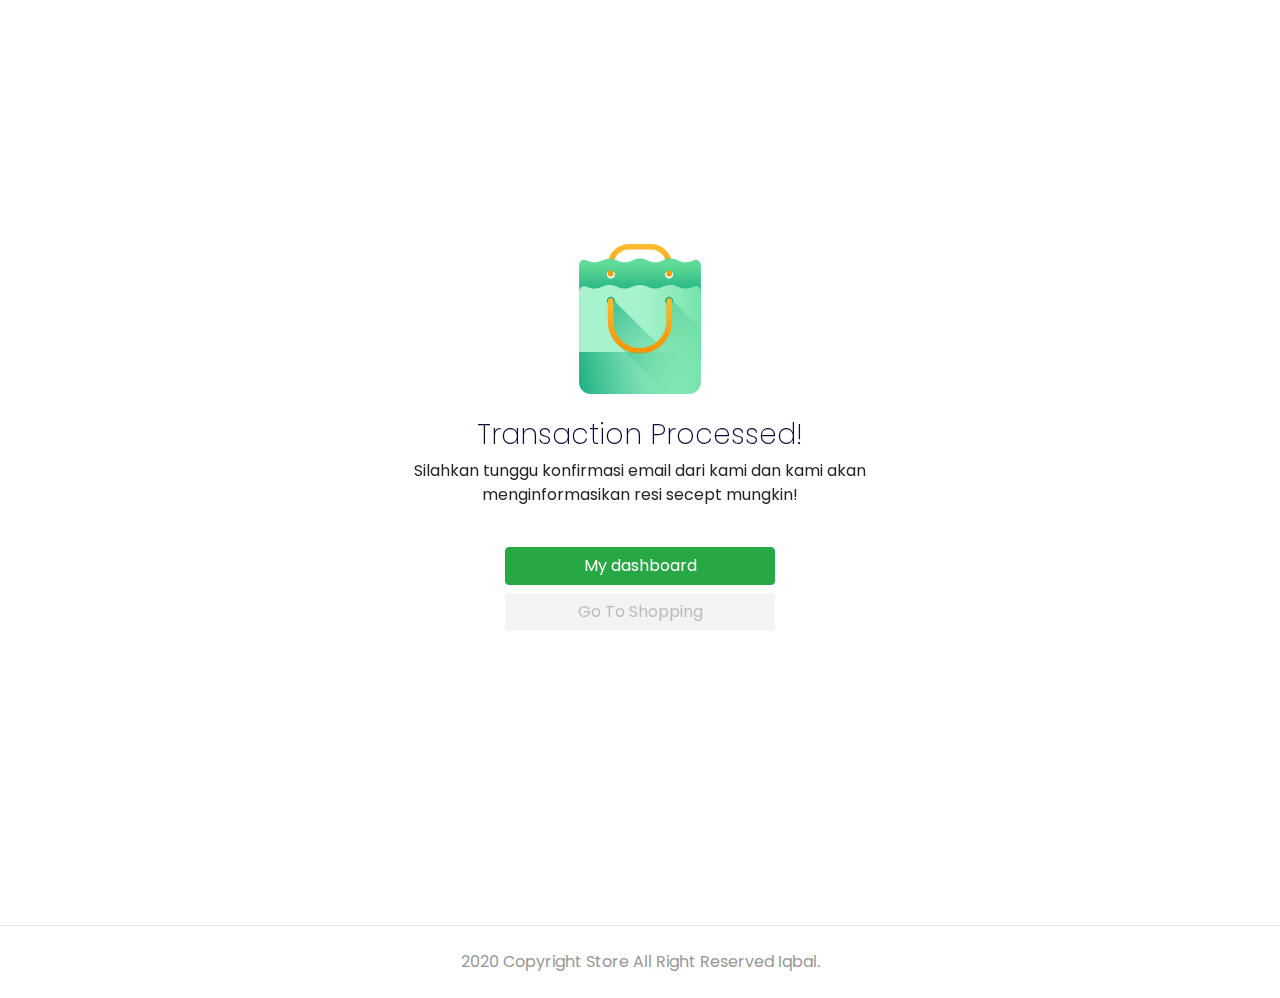
<file: success.html>
<!DOCTYPE html>
<html lang="en">
  <head>
    <meta charset="utf-8" />
    <meta
      name="viewport"
      content="width=device-width, initial-scale=1, shrink-to-fit=no"
    />
    <meta name="description" content="" />
    <meta name="author" content="" />

    <title>Store - Your Best Marketplace</title>

    <link href="https://unpkg.com/aos@2.3.1/dist/aos.css" rel="stylesheet" />
    <link href="style/main.css" rel="stylesheet" />
  </head>

  <body>
    <div class="page-content page-success">
      <div class="section-success" data-aos="zoom-in">
        <div class="container">
          <div class="row align-items-center row-login justify-content-center">
            <div class="col-lg-6 text-center">
              <img src="/images/icon/success.svg" alt="" class="mb-4" />
              <h2>
                Transaction Processed!
              </h2>
              <p>
                Silahkan tunggu konfirmasi email dari kami dan kami akan
                menginformasikan resi secept mungkin!
              </p>
              <div class="success-button">
                <a href="/dashboard.html" class="btn btn-success w-50 mt-4">
                  My dashboard
                </a>
                 <a href="/index.html" class="btn btn-signup w-50 mt-2">
                  Go To Shopping
                </a>
              </div>
            </div>
          </div>
        </div>
      </div>
    </div>

    <footer>
      <div class="container">
        <div class="row">
          <div class="col-12 text-center">
            <p class="pt-4 pb-2">
              2020 Copyright Store All Right Reserved Iqbal.
            </p>
          </div>
        </div>
      </div>
    </footer>
    <!-- Bootstrap core JavaScript -->
    <script src="/vendor/jquery/jquery.slim.min.js"></script>
    <script src="/vendor/bootstrap/js/bootstrap.bundle.min.js"></script>
    <script src="https://unpkg.com/aos@2.3.1/dist/aos.js"></script>
    <script>
      AOS.init();
    </script>
    <script src="/script/navbar-scroll.js"></script>
  </body>
</html>
</file>
